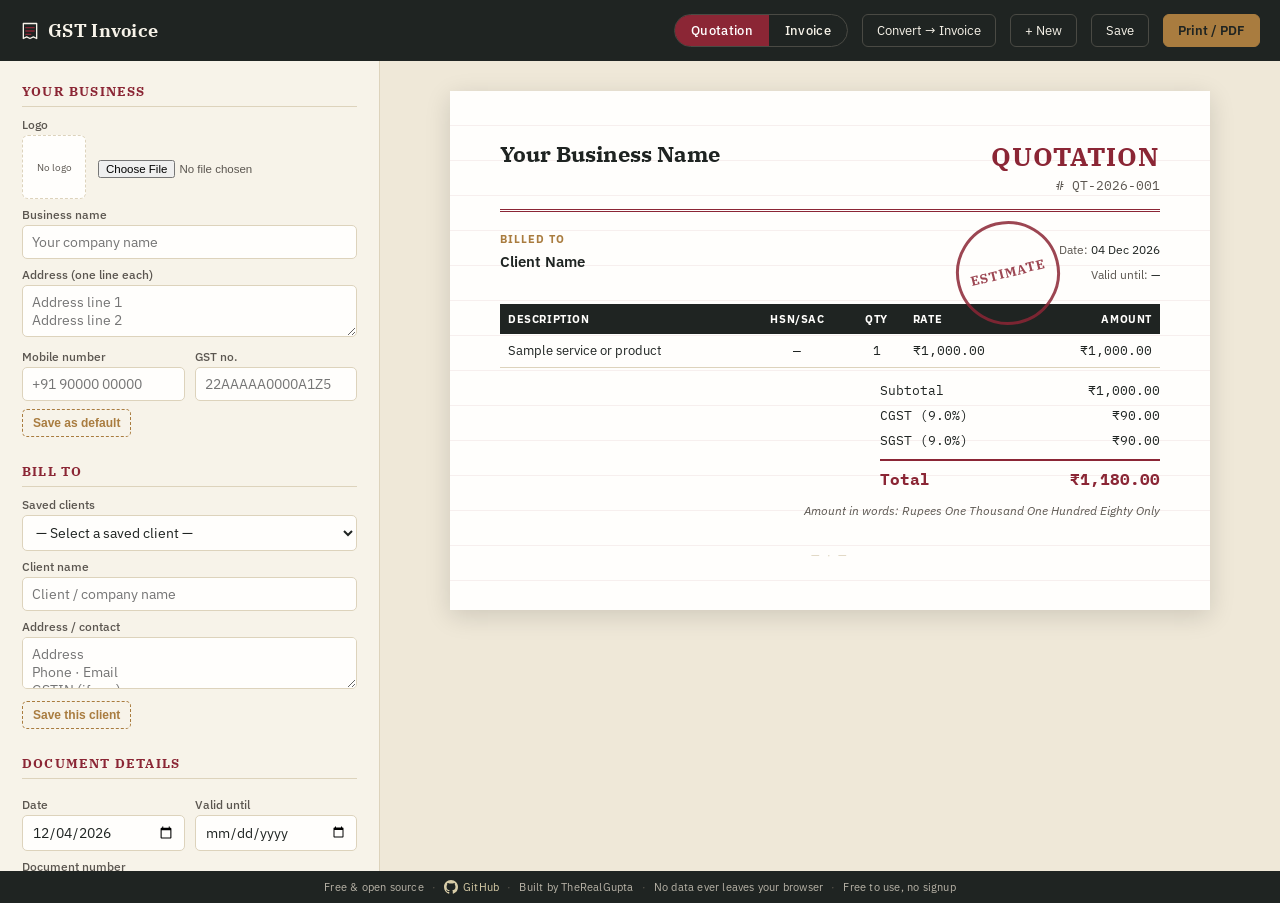
<file: index.html>
<!DOCTYPE html>
<html lang="en">

<head>
  <meta charset="UTF-8">
  <meta name="viewport" content="width=device-width, initial-scale=1.0">
  <title>GST Invoice — Free Quotation &amp; Invoice Maker</title>
  <link rel="icon" type="image/svg+xml" href="favicon.svg">
  <meta name="description"
    content="Free, open-source, and privacy-focused GST invoice and quotation maker. Generate professional PDF invoices and estimates directly in your browser with zero signup, no tracking, and complete offline capability.">
  <meta name="keywords"
    content="gst invoice, quotation maker, invoice maker, free invoice generator, privacy-focused billing, offline invoicing, estimates generator, gst billing tool, indian gst calculator">
  <meta name="author" content="Anup Gupta">
  <meta name="robots" content="index, follow">
  <link rel="canonical" href="https://gst-invoice-india.vercel.app/">

  <!-- Open Graph / Facebook -->
  <meta property="og:type" content="website">
  <meta property="og:url" content="https://gst-invoice-india.vercel.app/">
  <meta property="og:title" content="GST Invoice — Free Quotation &amp; Invoice Maker">
  <meta property="og:description"
    content="A beautiful, privacy-focused billing tool. Generate professional estimates and GST invoices offline in your browser. 100% free with no signup.">
  <meta property="og:image" content="https://gst-invoice-india.vercel.app/og-image.png">

  <!-- Twitter -->
  <meta name="twitter:card" content="summary_large_image">
  <meta name="twitter:url" content="https://gst-invoice-india.vercel.app/">
  <meta name="twitter:title" content="GST Invoice — Free Quotation &amp; Invoice Maker">
  <meta name="twitter:description"
    content="A beautiful, privacy-focused billing tool. Generate professional estimates and GST invoices offline in your browser. 100% free with no signup.">
  <meta name="twitter:image" content="https://gst-invoice-india.vercel.app/og-image.png">

  <!-- Structured Data (JSON-LD) -->
  <script type="application/ld+json">
    {
      "@context": "https://schema.org",
      "@type": "WebApplication",
      "name": "GST Invoice — Quotation & Invoice Maker",
      "alternateName": "GST Invoice Maker",
      "description": "A beautiful, lightweight, privacy-focused, and open-source billing tool. Generate professional estimates and tax invoices directly in your web browser with zero signup, no tracking, and complete offline capability.",
      "url": "https://gst-invoice-india.vercel.app/",
      "applicationCategory": "BusinessApplication",
      "operatingSystem": "All",
      "browserRequirements": "Requires JavaScript. Requires HTML5.",
      "softwareVersion": "1.0.0",
      "screenshot": "https://gst-invoice-india.vercel.app/og-image.png",
      "license": "https://opensource.org/licenses/MIT",
      "author": {
        "@type": "Person",
        "name": "Anup Gupta"
      },
      "offers": {
        "@type": "Offer",
        "price": "0",
        "priceCurrency": "INR"
      }
    }
  </script>

  <link rel="stylesheet" href="css/styles.css">
</head>

<body>
  <div class="app">
    <!-- Top toolbar controls -->
    <header class="topbar">
      <h1 class="brandmark">
        <svg width="20" height="20" viewBox="0 0 24 24" fill="none" aria-hidden="true">
          <path d="M4 3h16v18l-4-2-4 2-4-2-4 2V3z" stroke="#F7F3E9" stroke-width="1.6" stroke-linejoin="round" />
          <path d="M7 8h10M7 12h10M7 16h6" stroke="#8B2635" stroke-width="1.6" stroke-linecap="round" />
        </svg>
        GST Invoice
      </h1>
      <div class="modeToggle">
        <button id="modeQuoteBtn" class="active">Quotation</button>
        <button id="modeInvoiceBtn">Invoice</button>
      </div>
      <button class="topbtn" id="convertBtn">Convert → Invoice</button>
      <button class="topbtn" id="newDocBtn">+ New</button>
      <button class="topbtn" id="saveDocBtn">Save</button>
      <button class="topbtn primary" id="printDocBtn">Print / PDF</button>
    </header>

    <!-- Left panel for user inputs -->
    <aside class="panel" aria-label="Billing Settings">
      <!-- Section: Your Business details -->
      <div class="section">
        <h2>Your business</h2>
        <label for="logoFile">Logo</label>
        <div class="logoRow">
          <div class="logoPreviewBox" id="logoPreviewBox">No logo</div>
          <div>
            <input type="file" id="logoFile" accept="image/*">
            <button class="miniBtn" id="logoRemoveBtn" style="display:none;">Remove logo</button>
          </div>
        </div>
        <label for="coName">Business name</label>
        <input type="text" id="coName" placeholder="Your company name">

        <label for="coMeta">Address (one line each)</label>
        <textarea id="coMeta" placeholder="Address line 1&#10;Address line 2"></textarea>

        <div class="row2">
          <div>
            <label for="coMobile">Mobile number</label>
            <input type="text" id="coMobile" placeholder="+91 90000 00000">
          </div>
          <div>
            <label for="coGSTIN">GST no.</label>
            <input type="text" id="coGSTIN" placeholder="22AAAAA0000A1Z5">
          </div>
        </div>
        <button class="miniBtn" id="saveCompanyBtn">Save as default</button>
      </div>

      <!-- Section: Client details -->
      <div class="section">
        <h2>Bill to</h2>
        <label for="clientSelect">Saved clients</label>
        <select id="clientSelect">
          <option value="">— Select a saved client —</option>
        </select>
        <label for="clName">Client name</label>
        <input type="text" id="clName" placeholder="Client / company name">

        <label for="clMeta">Address / contact</label>
        <textarea id="clMeta" placeholder="Address&#10;Phone · Email&#10;GSTIN (if any)"></textarea>
        <button class="miniBtn" id="saveClientBtn">Save this client</button>
      </div>

      <!-- Section: Document details -->
      <div class="section">
        <h2>Document details</h2>
        <div class="row2">
          <div>
            <label id="dateLabel" for="docDate">Date</label>
            <input type="date" id="docDate">
          </div>
          <div>
            <label id="dueLabel" for="dueDate">Valid until</label>
            <input type="date" id="dueDate">
          </div>
        </div>
        <label for="docNumber">Document number</label>
        <input type="text" id="docNumber">

        <!-- Status Wrap (Invoice only) -->
        <div id="statusWrap" style="display:none;">
          <div class="row2">
            <div>
              <label for="docStatus">Status</label>
              <select id="docStatus">
                <option value="Unpaid">Unpaid</option>
                <option value="Partially Paid">Partially Paid</option>
                <option value="Paid">Paid</option>
              </select>
            </div>
            <div>
              <label for="amountReceived">Amount received</label>
              <input type="number" id="amountReceived" value="0" min="0">
            </div>
          </div>
        </div>
      </div>

      <!-- Section: Line items -->
      <div class="section">
        <h2>Line items</h2>
        <div id="itemsEditor"></div>
        <button class="miniBtn" id="addItemBtn">+ Add item</button>
      </div>

      <!-- Section: Discount & Tax -->
      <div class="section">
        <h2>Discount &amp; tax</h2>
        <div class="row2">
          <div>
            <label for="discountPct">Discount (%)</label>
            <input type="number" id="discountPct" value="0" min="0">
          </div>
          <div>
            <label for="gstPct">GST rate (%)</label>
            <input type="number" id="gstPct" value="18" min="0">
          </div>
        </div>
        <div class="gstToggle">
          <label>
            <input type="radio" name="gstType" value="split" checked>
            CGST + SGST (same state)
          </label>
        </div>
        <div class="gstToggle">
          <label>
            <input type="radio" name="gstType" value="igst">
            IGST (different state)
          </label>
        </div>
      </div>

      <!-- Section: Bank details (Invoice only) -->
      <div class="section" id="bankSection" style="display:none;">
        <h2>Payment details</h2>
        <textarea id="bankInfo" placeholder="Bank name&#10;Account no.&#10;IFSC&#10;UPI ID"></textarea>
      </div>

      <!-- Section: Notes/Terms -->
      <div class="section">
        <h2>Notes / terms</h2>
        <textarea id="notes" placeholder="Thank you note, payment terms, validity conditions..."></textarea>
      </div>

      <!-- Section: Promo Banner -->
      <div class="section">
        <h2>Promo banner (bottom of document)</h2>
        <p class="hint">Fixed 2" strip at the bottom of every quotation &amp; invoice — good for offers, a QR code, or a
          footer ad. Stays the same across all your documents.</p>
        <div class="logoRow">
          <div class="logoPreviewBox wide" id="promoPreviewBox">No banner</div>
          <div>
            <input type="file" id="promoFile" accept="image/*">
            <button class="miniBtn" id="promoRemoveBtn" style="display:none;">Remove banner</button>
          </div>
        </div>
      </div>

      <!-- Section: Saved Documents list -->
      <div class="section">
        <h2>Saved documents</h2>
        <div class="savedList" id="savedList"></div>
      </div>
    </aside>

    <!-- Right panel for sheet preview -->
    <main class="previewWrap">
      <div class="sheet" id="sheet"></div>
    </main>

    <!-- Application Footer -->
    <footer class="appFooter">
      <span>Free &amp; open source</span>
      <span class="dot">·</span>
      <a href="https://github.com/theRealGupta/GST-Invoice" target="_blank" rel="noopener">
        <svg width="14" height="14" viewBox="0 0 16 16" fill="currentColor" aria-hidden="true">
          <path
            d="M8 0C3.58 0 0 3.58 0 8c0 3.54 2.29 6.53 5.47 7.59.4.07.55-.17.55-.38 0-.19-.01-.82-.01-1.49-2.01.37-2.53-.49-2.69-.94-.09-.23-.48-.94-.82-1.13-.28-.15-.68-.52-.01-.53.63-.01 1.08.58 1.23.82.72 1.21 1.87.87 2.33.66.07-.52.28-.87.51-1.07-1.78-.2-3.64-.89-3.64-3.95 0-.87.31-1.59.82-2.15-.08-.2-.36-1.02.08-2.12 0 0 .67-.21 2.2.82.64-.18 1.32-.27 2-.27.68 0 1.36.09 2 .27 1.53-1.04 2.2-.82 2.2-.82.44 1.1.16 1.92.08 2.12.51.56.82 1.27.82 2.15 0 3.07-1.87 3.75-3.65 3.95.29.25.54.73.54 1.48 0 1.07-.01 1.93-.01 2.2 0 .21.15.46.55.38A8.01 8.01 0 0 0 16 8c0-4.42-3.58-8-8-8z" />
        </svg>
        GitHub
      </a>
      <span class="dot">·</span>
      <span>Built by TheRealGupta</span>
      <span class="dot">·</span>
      <span>No data ever leaves your browser</span>
      <span class="dot">·</span>
      <span>Free to use, no signup</span>
    </footer>
  </div>

  <!-- Application script orchestrator loaded as ES Module -->
  <script type="module" src="js/app.js"></script>
</body>

</html>
</file>
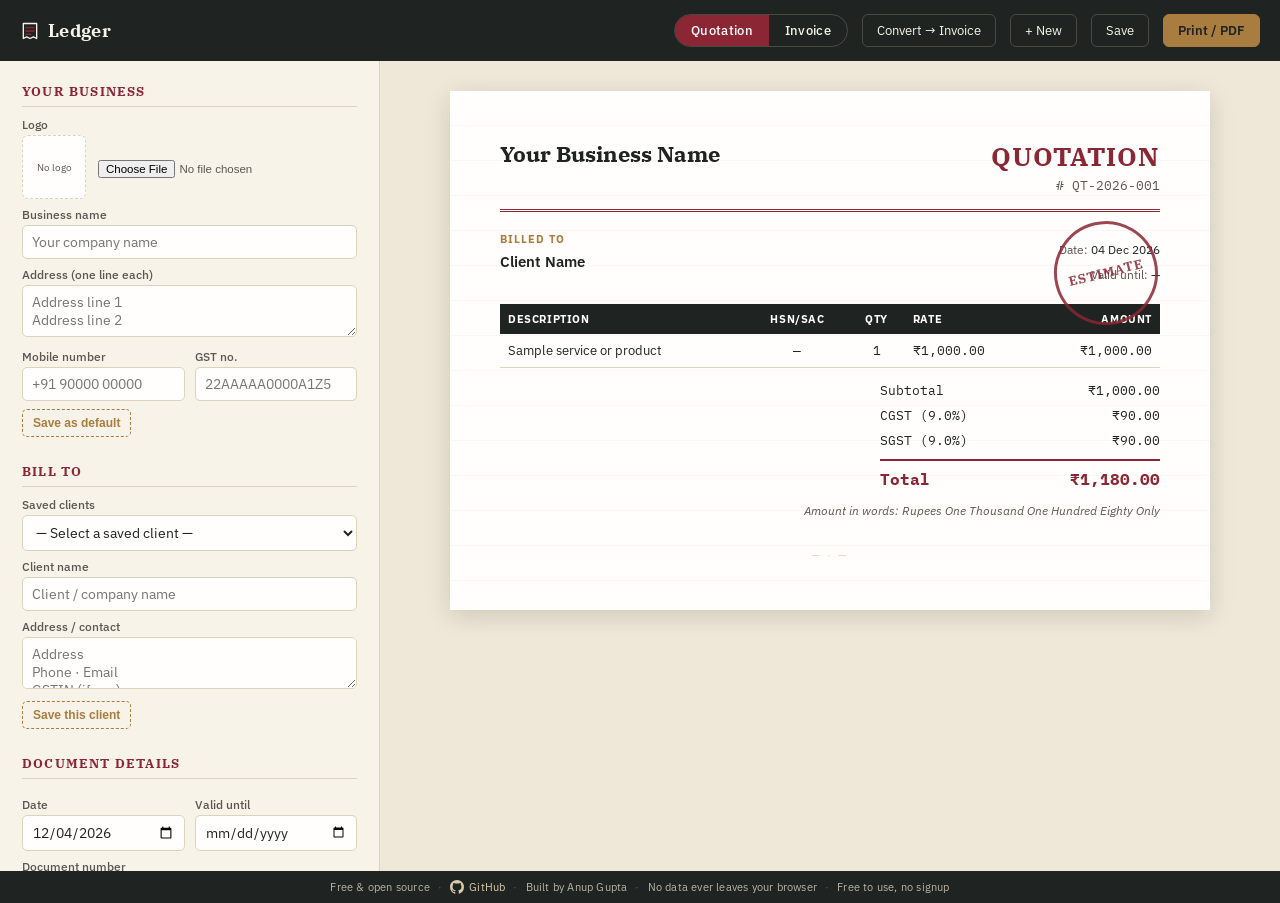
<file: quotation-invoice-maker (3).html>
<!DOCTYPE html>
<html lang="en">

<head>
  <meta charset="UTF-8">
  <meta name="viewport" content="width=device-width, initial-scale=1.0">
  <title>Ledger — Quotation &amp; Invoice Maker</title>
  <style>
    @import url('https://fonts.googleapis.com/css2?family=IBM+Plex+Serif:wght@500;600;700&family=IBM+Plex+Sans:wght@400;500;600&family=IBM+Plex+Mono:wght@400;500;600&display=swap');

    :root {
      --paper: #F7F3E9;
      --paper-dark: #EFE8D8;
      --ink: #1F2422;
      --ink-soft: #5B5650;
      --rule-red: #8B2635;
      --rule-red-soft: #c96a76;
      --brass: #A97C3F;
      --white: #FFFEFC;
      --green: #3F6B4A;
      --border: #DDD3BC;
    }

    * {
      box-sizing: border-box;
    }

    body {
      margin: 0;
      background: var(--paper);
      color: var(--ink);
      font-family: 'IBM Plex Sans', sans-serif;
    }

    .app {
      display: grid;
      grid-template-columns: 380px 1fr;
      grid-template-rows: auto 1fr auto;
      min-height: 100vh;
    }

    @media (max-width:900px) {
      .app {
        grid-template-columns: 1fr;
      }
    }

    /* ---------- Top bar ---------- */
    .topbar {
      grid-column: 1/-1;
      display: flex;
      align-items: center;
      gap: 14px;
      padding: 14px 20px;
      background: var(--ink);
      color: var(--paper);
      flex-wrap: wrap;
    }

    .brandmark {
      font-family: 'IBM Plex Serif', serif;
      font-weight: 700;
      font-size: 18px;
      letter-spacing: .3px;
      margin-right: auto;
      display: flex;
      align-items: center;
      gap: 8px;
    }

    .brandmark svg {
      flex: none;
    }

    .modeToggle {
      display: flex;
      border: 1px solid #4a4a44;
      border-radius: 999px;
      overflow: hidden;
    }

    .modeToggle button {
      background: none;
      border: none;
      color: var(--paper);
      padding: 7px 16px;
      font-family: 'IBM Plex Sans';
      font-size: 13px;
      font-weight: 500;
      cursor: pointer;
      letter-spacing: .3px;
    }

    .modeToggle button.active {
      background: var(--rule-red);
      color: #fff;
    }

    .topbtn {
      background: none;
      border: 1px solid #4a4a44;
      color: var(--paper);
      padding: 7px 14px;
      border-radius: 6px;
      font-size: 13px;
      cursor: pointer;
      font-family: 'IBM Plex Sans';
      display: flex;
      align-items: center;
      gap: 6px;
    }

    .topbtn:hover {
      background: #33322e;
    }

    .topbtn.primary {
      background: var(--brass);
      border-color: var(--brass);
      color: #1F2422;
      font-weight: 600;
    }

    .topbtn.primary:hover {
      filter: brightness(1.08);
    }

    /* ---------- Left panel ---------- */
    .panel {
      padding: 22px 22px 60px;
      overflow-y: auto;
      max-height: calc(100vh - 90px);
      border-right: 1px solid var(--border);
    }

    .panel::-webkit-scrollbar {
      width: 8px;
    }

    .panel::-webkit-scrollbar-thumb {
      background: var(--border);
      border-radius: 4px;
    }

    .section {
      margin-bottom: 26px;
    }

    .section h3 {
      font-family: 'IBM Plex Serif', serif;
      font-size: 13px;
      text-transform: uppercase;
      letter-spacing: 1.2px;
      color: var(--rule-red);
      margin: 0 0 10px;
      border-bottom: 1px solid var(--border);
      padding-bottom: 6px;
    }

    label {
      display: block;
      font-size: 11.5px;
      color: var(--ink-soft);
      margin: 8px 0 3px;
      font-weight: 500;
    }

    input[type=text],
    input[type=number],
    input[type=date],
    textarea,
    select {
      width: 100%;
      padding: 7px 9px;
      border: 1px solid var(--border);
      border-radius: 5px;
      background: var(--white);
      font-family: 'IBM Plex Sans';
      font-size: 13.5px;
      color: var(--ink);
    }

    textarea {
      resize: vertical;
      min-height: 50px;
      font-family: 'IBM Plex Sans';
    }

    .row2 {
      display: grid;
      grid-template-columns: 1fr 1fr;
      gap: 10px;
    }

    .miniBtn {
      background: none;
      border: 1px dashed var(--brass);
      color: var(--brass);
      padding: 6px 10px;
      border-radius: 5px;
      font-size: 12px;
      cursor: pointer;
      margin-top: 8px;
      font-weight: 600;
    }

    .miniBtn:hover {
      background: #fbf0dd;
    }

    .item-row {
      border: 1px solid var(--border);
      border-radius: 6px;
      padding: 10px;
      margin-bottom: 8px;
      background: var(--white);
      position: relative;
    }

    .item-row .remove {
      position: absolute;
      top: 6px;
      right: 8px;
      background: none;
      border: none;
      color: var(--rule-red-soft);
      cursor: pointer;
      font-size: 15px;
    }

    .item-row .remove:hover {
      color: var(--rule-red);
    }

    .item-grid {
      display: grid;
      grid-template-columns: 2fr 1fr;
      gap: 8px;
    }

    .item-grid3 {
      display: grid;
      grid-template-columns: 1fr 1fr 1fr;
      gap: 8px;
      margin-top: 6px;
    }

    .gstToggle {
      display: flex;
      gap: 8px;
      margin-top: 6px;
    }

    .gstToggle label {
      display: flex;
      align-items: center;
      gap: 5px;
      font-size: 12px;
      color: var(--ink);
      font-weight: 400;
      margin: 0;
    }

    .savedList {
      display: flex;
      flex-direction: column;
      gap: 6px;
      max-height: 180px;
      overflow-y: auto;
    }

    .savedItem {
      display: flex;
      justify-content: space-between;
      align-items: center;
      padding: 7px 9px;
      border: 1px solid var(--border);
      border-radius: 5px;
      background: var(--white);
      font-size: 12px;
      cursor: pointer;
    }

    .savedItem:hover {
      border-color: var(--brass);
    }

    .savedItem .del {
      color: var(--rule-red-soft);
      cursor: pointer;
      font-size: 13px;
    }

    .savedItem .del:hover {
      color: var(--rule-red);
    }

    .empty-note {
      font-size: 12px;
      color: var(--ink-soft);
      font-style: italic;
    }

    .hint {
      font-size: 11.5px;
      color: var(--ink-soft);
      margin: 0 0 8px;
      line-height: 1.5;
    }

    .logoRow {
      display: flex;
      gap: 12px;
      align-items: center;
      margin-bottom: 4px;
    }

    .logoPreviewBox {
      width: 64px;
      height: 64px;
      border: 1px dashed var(--border);
      border-radius: 6px;
      background: var(--white);
      display: flex;
      align-items: center;
      justify-content: center;
      font-size: 10px;
      color: var(--ink-soft);
      overflow: hidden;
      flex: none;
    }

    .logoPreviewBox img {
      width: 100%;
      height: 100%;
      object-fit: contain;
    }

    .logoPreviewBox.wide {
      width: 120px;
      height: 44px;
    }

    input[type=file] {
      font-size: 11.5px;
      color: var(--ink-soft);
      width: 100%;
    }

    /* ---------- Document preview ---------- */
    .previewWrap {
      padding: 30px;
      display: flex;
      justify-content: center;
      align-items: flex-start;
      background: var(--paper-dark);
      overflow-y: auto;
      max-height: calc(100vh - 90px);
    }

    .sheet {
      width: 100%;
      max-width: 760px;
      background: var(--white);
      box-shadow: 0 6px 24px rgba(0, 0, 0, 0.14);
      padding: 48px 50px;
      position: relative;
      font-family: 'IBM Plex Sans';
      color: var(--ink);
      background-image: repeating-linear-gradient(transparent, transparent 34px, rgba(139, 38, 53, 0.07) 35px);
    }

    .sheet-head {
      display: flex;
      justify-content: space-between;
      align-items: flex-start;
      border-bottom: 3px double var(--rule-red);
      padding-bottom: 16px;
      margin-bottom: 20px;
    }

    .sheet-head .coBlock {
      display: flex;
      gap: 14px;
      align-items: flex-start;
    }

    .sheet-head .co-logo {
      width: 56px;
      height: 56px;
      object-fit: contain;
      flex: none;
    }

    .co-name {
      font-family: 'IBM Plex Serif', serif;
      font-weight: 700;
      font-size: 22px;
      color: var(--ink);
    }

    .co-meta {
      font-size: 11.5px;
      color: var(--ink-soft);
      margin-top: 4px;
      line-height: 1.5;
      white-space: pre-line;
    }

    .doc-title {
      font-family: 'IBM Plex Serif', serif;
      font-weight: 700;
      font-size: 26px;
      letter-spacing: 1px;
      text-align: right;
      color: var(--rule-red);
    }

    .doc-num {
      font-family: 'IBM Plex Mono', monospace;
      font-size: 12.5px;
      color: var(--ink-soft);
      text-align: right;
      margin-top: 4px;
    }

    .stamp {
      position: absolute;
      top: 130px;
      right: 52px;
      width: 104px;
      height: 104px;
      border: 3px solid var(--rule-red);
      border-radius: 50%;
      color: var(--rule-red);
      display: flex;
      align-items: center;
      justify-content: center;
      text-align: center;
      font-family: 'IBM Plex Serif', serif;
      font-weight: 700;
      font-size: 13px;
      letter-spacing: 1px;
      transform: rotate(-14deg);
      opacity: .85;
      text-transform: uppercase;
      line-height: 1.3;
      pointer-events: none;
    }

    .stamp.paid {
      border-color: var(--green);
      color: var(--green);
    }

    .parties {
      display: grid;
      grid-template-columns: 1fr 1fr;
      gap: 20px;
      margin-bottom: 22px;
    }

    .parties h4 {
      font-size: 10.5px;
      text-transform: uppercase;
      letter-spacing: 1px;
      color: var(--brass);
      margin: 0 0 6px;
    }

    .parties .name {
      font-weight: 600;
      font-size: 14.5px;
      margin-bottom: 2px;
    }

    .parties .meta {
      font-size: 12px;
      color: var(--ink-soft);
      white-space: pre-line;
      line-height: 1.5;
    }

    .datebox {
      margin-top: 10px;
      font-size: 12px;
    }

    .datebox span {
      color: var(--ink-soft);
    }

    table.items {
      width: 100%;
      border-collapse: collapse;
      margin-bottom: 6px;
    }

    table.items th {
      font-size: 10.5px;
      text-transform: uppercase;
      letter-spacing: .6px;
      color: var(--white);
      background: var(--ink);
      text-align: left;
      padding: 8px 8px;
    }

    table.items th:last-child,
    table.items td:last-child {
      text-align: right;
    }

    table.items th:nth-child(2),
    table.items td:nth-child(2) {
      text-align: center;
    }

    table.items th:nth-child(3),
    table.items td:nth-child(3) {
      text-align: center;
    }

    table.items td {
      padding: 8px 8px;
      border-bottom: 1px solid var(--border);
      font-size: 13px;
      font-family: 'IBM Plex Mono', monospace;
    }

    table.items td:first-child {
      font-family: 'IBM Plex Sans';
    }

    .totals {
      margin-left: auto;
      width: 280px;
      margin-top: 10px;
    }

    .totals .tline {
      display: flex;
      justify-content: space-between;
      padding: 4px 0;
      font-size: 13px;
      font-family: 'IBM Plex Mono', monospace;
    }

    .totals .tline.grand {
      border-top: 2px solid var(--rule-red);
      margin-top: 6px;
      padding-top: 8px;
      font-size: 16px;
      font-weight: 700;
      color: var(--rule-red);
    }

    .amountWords {
      margin-top: 10px;
      font-size: 11.5px;
      color: var(--ink-soft);
      font-style: italic;
      text-align: right;
    }

    .notesBlock {
      margin-top: 26px;
      font-size: 12px;
      color: var(--ink-soft);
      border-top: 1px dashed var(--border);
      padding-top: 14px;
      white-space: pre-line;
      line-height: 1.6;
    }

    .bankBlock {
      margin-top: 16px;
      font-size: 11.5px;
      color: var(--ink-soft);
      white-space: pre-line;
    }

    .bankBlock h4 {
      font-size: 10.5px;
      text-transform: uppercase;
      letter-spacing: 1px;
      color: var(--brass);
      margin: 0 0 4px;
    }

    .footRule {
      margin-top: 30px;
      text-align: center;
      font-size: 10.5px;
      color: var(--border);
      letter-spacing: 2px;
    }

    .promoBanner {
      height: 2in;
      margin-top: 22px;
      border-top: 1px dashed var(--border);
      padding-top: 10px;
      display: flex;
      align-items: center;
      justify-content: center;
      overflow: hidden;
    }

    .promoBanner img {
      max-width: 100%;
      max-height: 100%;
      object-fit: contain;
    }

    @media print {
      body * {
        visibility: hidden;
      }

      .sheet,
      .sheet * {
        visibility: visible;
      }

      .sheet {
        position: absolute;
        top: 0;
        left: 0;
        box-shadow: none;
        width: 100%;
        max-width: 100%;
        margin: 0;
      }

      @page {
        margin: 14mm;
      }
    }

    .appFooter {
      grid-column: 1/-1;
      display: flex;
      flex-wrap: wrap;
      align-items: center;
      justify-content: center;
      gap: 8px;
      padding: 9px 16px;
      background: var(--ink);
      color: #B9B4A8;
      font-size: 11px;
      letter-spacing: .2px;
    }

    .appFooter a {
      color: #D8CDA8;
      text-decoration: none;
      display: inline-flex;
      align-items: center;
      gap: 5px;
    }

    .appFooter a:hover {
      color: #fff;
    }

    .appFooter .dot {
      color: #5c584f;
    }
  </style>
</head>

<body>
  <div class="app">
    <div class="topbar">
      <div class="brandmark">
        <svg width="20" height="20" viewBox="0 0 24 24" fill="none">
          <path d="M4 3h16v18l-4-2-4 2-4-2-4 2V3z" stroke="#F7F3E9" stroke-width="1.6" stroke-linejoin="round" />
          <path d="M7 8h10M7 12h10M7 16h6" stroke="#8B2635" stroke-width="1.6" stroke-linecap="round" />
        </svg>
        Ledger
      </div>
      <div class="modeToggle">
        <button id="modeQuoteBtn" class="active" onclick="setMode('quotation')">Quotation</button>
        <button id="modeInvoiceBtn" onclick="setMode('invoice')">Invoice</button>
      </div>
      <button class="topbtn" id="convertBtn" onclick="convertToInvoice()">Convert → Invoice</button>
      <button class="topbtn" onclick="newDoc()">+ New</button>
      <button class="topbtn" onclick="saveDoc()">Save</button>
      <button class="topbtn primary" onclick="window.print()">Print / PDF</button>
    </div>

    <div class="panel">
      <div class="section">
        <h3>Your business</h3>
        <label>Logo</label>
        <div class="logoRow">
          <div class="logoPreviewBox" id="logoPreviewBox">No logo</div>
          <div>
            <input type="file" id="logoFile" accept="image/*" onchange="handleLogoUpload(event)">
            <button class="miniBtn" id="logoRemoveBtn" style="display:none;" onclick="removeLogo()">Remove logo</button>
          </div>
        </div>
        <label>Business name</label>
        <input type="text" id="coName" oninput="render()" placeholder="Your company name">
        <label>Address (one line each)</label>
        <textarea id="coMeta" oninput="render()" placeholder="Address line 1&#10;Address line 2"></textarea>
        <div class="row2">
          <div>
            <label>Mobile number</label>
            <input type="text" id="coMobile" oninput="render()" placeholder="+91 90000 00000">
          </div>
          <div>
            <label>GST no.</label>
            <input type="text" id="coGSTIN" oninput="render()" placeholder="22AAAAA0000A1Z5">
          </div>
        </div>
        <button class="miniBtn" onclick="saveCompany()">Save as default</button>
      </div>

      <div class="section">
        <h3>Bill to</h3>
        <label>Saved clients</label>
        <select id="clientSelect" onchange="selectClient(this.value)">
          <option value="">— Select a saved client —</option>
        </select>
        <label>Client name</label>
        <input type="text" id="clName" oninput="render()" placeholder="Client / company name">
        <label>Address / contact</label>
        <textarea id="clMeta" oninput="render()" placeholder="Address&#10;Phone · Email&#10;GSTIN (if any)"></textarea>
        <button class="miniBtn" onclick="saveClient()">Save this client</button>
      </div>

      <div class="section">
        <h3>Document details</h3>
        <div class="row2">
          <div>
            <label id="dateLabel">Date</label>
            <input type="date" id="docDate" oninput="render()">
          </div>
          <div>
            <label id="dueLabel">Valid until</label>
            <input type="date" id="dueDate" oninput="render()">
          </div>
        </div>
        <label>Document number</label>
        <input type="text" id="docNumber" oninput="render()">
        <div id="statusWrap" style="display:none;">
          <div class="row2">
            <div>
              <label>Status</label>
              <select id="docStatus" onchange="render()">
                <option value="Unpaid">Unpaid</option>
                <option value="Partially Paid">Partially Paid</option>
                <option value="Paid">Paid</option>
              </select>
            </div>
            <div>
              <label>Amount received</label>
              <input type="number" id="amountReceived" value="0" min="0" oninput="render()">
            </div>
          </div>
        </div>
      </div>

      <div class="section">
        <h3>Line items</h3>
        <div id="itemsEditor"></div>
        <button class="miniBtn" onclick="addItem()">+ Add item</button>
      </div>

      <div class="section">
        <h3>Discount &amp; tax</h3>
        <div class="row2">
          <div>
            <label>Discount (%)</label>
            <input type="number" id="discountPct" value="0" min="0" oninput="render()">
          </div>
          <div>
            <label>GST rate (%)</label>
            <input type="number" id="gstPct" value="18" min="0" oninput="render()">
          </div>
        </div>
        <div class="gstToggle">
          <label><input type="radio" name="gstType" value="split" checked onchange="render()"> CGST + SGST (same
            state)</label>
        </div>
        <div class="gstToggle">
          <label><input type="radio" name="gstType" value="igst" onchange="render()"> IGST (different state)</label>
        </div>
      </div>

      <div class="section" id="bankSection" style="display:none;">
        <h3>Payment details</h3>
        <textarea id="bankInfo" oninput="render()"
          placeholder="Bank name&#10;Account no.&#10;IFSC&#10;UPI ID"></textarea>
      </div>

      <div class="section">
        <h3>Notes / terms</h3>
        <textarea id="notes" oninput="render()"
          placeholder="Thank you note, payment terms, validity conditions..."></textarea>
      </div>

      <div class="section">
        <h3>Promo banner (bottom of document)</h3>
        <p class="hint">Fixed 2" strip at the bottom of every quotation &amp; invoice — good for offers, a QR code, or a
          footer ad. Stays the same across all your documents.</p>
        <div class="logoRow">
          <div class="logoPreviewBox wide" id="promoPreviewBox">No banner</div>
          <div>
            <input type="file" id="promoFile" accept="image/*" onchange="handlePromoUpload(event)">
            <button class="miniBtn" id="promoRemoveBtn" style="display:none;" onclick="removePromo()">Remove
              banner</button>
          </div>
        </div>
      </div>

      <div class="section">
        <h3>Saved documents</h3>
        <div class="savedList" id="savedList"></div>
      </div>
    </div>

    <div class="previewWrap">
      <div class="sheet" id="sheet"></div>
    </div>

    <div class="appFooter">
      <span>Free &amp; open source</span>
      <span class="dot">·</span>
      <a href="https://github.com/theRealGupta/GST-Invoice" target="_blank" rel="noopener">
        <svg width="14" height="14" viewBox="0 0 16 16" fill="currentColor">
          <path
            d="M8 0C3.58 0 0 3.58 0 8c0 3.54 2.29 6.53 5.47 7.59.4.07.55-.17.55-.38 0-.19-.01-.82-.01-1.49-2.01.37-2.53-.49-2.69-.94-.09-.23-.48-.94-.82-1.13-.28-.15-.68-.52-.01-.53.63-.01 1.08.58 1.23.82.72 1.21 1.87.87 2.33.66.07-.52.28-.87.51-1.07-1.78-.2-3.64-.89-3.64-3.95 0-.87.31-1.59.82-2.15-.08-.2-.36-1.02.08-2.12 0 0 .67-.21 2.2.82.64-.18 1.32-.27 2-.27.68 0 1.36.09 2 .27 1.53-1.04 2.2-.82 2.2-.82.44 1.1.16 1.92.08 2.12.51.56.82 1.27.82 2.15 0 3.07-1.87 3.75-3.65 3.95.29.25.54.73.54 1.48 0 1.07-.01 1.93-.01 2.2 0 .21.15.46.55.38A8.01 8.01 0 0 0 16 8c0-4.42-3.58-8-8-8z" />
        </svg>
        GitHub
      </a>
      <span class="dot">·</span>
      <span>Built by Anup Gupta</span>
      <span class="dot">·</span>
      <span>No data ever leaves your browser</span>
      <span class="dot">·</span>
      <span>Free to use, no signup</span>
    </div>
  </div>

  <script>
    let mode = 'quotation';
    let items = [];
    let currentId = null;
    let logoData = null;
    let promoData = null;

    function uid() { return 'd' + Date.now() + Math.random().toString(36).slice(2, 7); }
    function money(n) { return '₹' + (Math.round((n || 0) * 100) / 100).toLocaleString('en-IN', { minimumFractionDigits: 2, maximumFractionDigits: 2 }); }
    function todayStr() { return new Date().toISOString().slice(0, 10); }

    function addItem(desc, qty, rate, hsn) {
      items.push({ id: uid(), desc: desc || '', qty: qty !== undefined ? qty : 1, rate: rate !== undefined ? rate : 0, hsn: hsn || '' });
      renderItemsEditor(); render();
    }
    function removeItem(id) { items = items.filter(i => i.id !== id); renderItemsEditor(); render(); }
    function updateItem(id, field, val) {
      const it = items.find(i => i.id === id); if (!it) return;
      it[field] = (field === 'desc' || field === 'hsn') ? val : parseFloat(val) || 0;
      render();
    }

    function renderItemsEditor() {
      const wrap = document.getElementById('itemsEditor');
      wrap.innerHTML = '';
      items.forEach(it => {
        const row = document.createElement('div');
        row.className = 'item-row';
        row.innerHTML = `
      <button class="remove" onclick="removeItem('${it.id}')">✕</button>
      <div class="item-grid">
        <div><label style="margin-top:0;">Description</label>
        <input type="text" value="${escapeAttr(it.desc)}" oninput="updateItem('${it.id}','desc',this.value)"></div>
      </div>
      <div class="item-grid3">
        <div><label style="margin-top:0;">Qty</label>
        <input type="number" value="${it.qty}" oninput="updateItem('${it.id}','qty',this.value)"></div>
        <div><label style="margin-top:0;">Rate</label>
        <input type="number" value="${it.rate}" oninput="updateItem('${it.id}','rate',this.value)"></div>
        <div><label style="margin-top:0;">HSN/SAC</label>
        <input type="text" value="${escapeAttr(it.hsn || '')}" oninput="updateItem('${it.id}','hsn',this.value)"></div>
      </div>`;
        wrap.appendChild(row);
      });
    }
    function escapeAttr(s) { return (s || '').replace(/"/g, '&quot;'); }
    function escapeHtml(s) { return (s || '').replace(/&/g, '&amp;').replace(/</g, '&lt;').replace(/>/g, '&gt;'); }

    function setMode(m) {
      mode = m;
      document.getElementById('modeQuoteBtn').classList.toggle('active', m === 'quotation');
      document.getElementById('modeInvoiceBtn').classList.toggle('active', m === 'invoice');
      document.getElementById('dueLabel').textContent = m === 'invoice' ? 'Due date' : 'Valid until';
      document.getElementById('statusWrap').style.display = m === 'invoice' ? 'block' : 'none';
      document.getElementById('bankSection').style.display = m === 'invoice' ? 'block' : 'none';
      document.getElementById('convertBtn').style.display = m === 'quotation' ? 'flex' : 'none';
      if (!document.getElementById('docNumber').dataset.manual) {
        prefillNumber();
      }
      render();
    }

    async function prefillNumber() {
      let counters = { quotation: 0, invoice: 0 };
      try {
        const r = await window.storage.get('doc-counter');
        if (r) counters = JSON.parse(r.value);
      } catch (e) { }
      const n = (counters[mode] || 0) + 1;
      const prefix = mode === 'invoice' ? 'INV' : 'QT';
      const yr = new Date().getFullYear();
      document.getElementById('docNumber').value = `${prefix}-${yr}-${String(n).padStart(3, '0')}`;
    }

    function calcTotals() {
      const sub = items.reduce((s, i) => s + (i.qty * i.rate), 0);
      const discPct = parseFloat(document.getElementById('discountPct').value) || 0;
      const discAmt = sub * discPct / 100;
      const afterDisc = sub - discAmt;
      const gstPct = parseFloat(document.getElementById('gstPct').value) || 0;
      const gstType = document.querySelector('input[name=gstType]:checked').value;
      const gstAmt = afterDisc * gstPct / 100;
      const grand = afterDisc + gstAmt;
      return { sub, discPct, discAmt, afterDisc, gstPct, gstType, gstAmt, grand };
    }

    function render() {
      const t = calcTotals();
      const coName = document.getElementById('coName').value || 'Your Business Name';
      let coMeta = document.getElementById('coMeta').value;
      const coMobile = document.getElementById('coMobile').value;
      const coGSTIN = document.getElementById('coGSTIN').value;
      if (coMobile) coMeta += (coMeta ? '\n' : '') + 'Mobile: ' + coMobile;
      if (coGSTIN) coMeta += (coMeta ? '\n' : '') + 'GSTIN: ' + coGSTIN;
      const clName = document.getElementById('clName').value || 'Client Name';
      const clMeta = document.getElementById('clMeta').value;
      const docDate = document.getElementById('docDate').value || todayStr();
      const dueDate = document.getElementById('dueDate').value;
      const docNumber = document.getElementById('docNumber').value;
      const notes = document.getElementById('notes').value;
      const bankInfo = document.getElementById('bankInfo').value;
      const status = document.getElementById('docStatus').value;
      const received = mode === 'invoice' ? (parseFloat(document.getElementById('amountReceived').value) || 0) : 0;
      const balance = t.grand - received;
      const title = mode === 'invoice' ? 'INVOICE' : 'QUOTATION';
      const dueLabel = mode === 'invoice' ? 'Due' : 'Valid until';

      let gstRows = '';
      if (t.gstPct > 0) {
        if (t.gstType === 'split') {
          gstRows = `
        <div class="tline"><span>CGST (${(t.gstPct / 2).toFixed(1)}%)</span><span>${money(t.gstAmt / 2)}</span></div>
        <div class="tline"><span>SGST (${(t.gstPct / 2).toFixed(1)}%)</span><span>${money(t.gstAmt / 2)}</span></div>`;
        } else {
          gstRows = `<div class="tline"><span>IGST (${t.gstPct}%)</span><span>${money(t.gstAmt)}</span></div>`;
        }
      }

      const stampClass = (mode === 'invoice' && status === 'Paid') ? 'stamp paid' : 'stamp';
      const stampText = mode === 'invoice' ? status.toUpperCase() : 'ESTIMATE';

      document.getElementById('sheet').innerHTML = `
    <div class="sheet-head">
      <div class="coBlock">
        ${logoData ? `<img class="co-logo" src="${logoData}">` : ''}
        <div>
          <div class="co-name">${escapeHtml(coName)}</div>
          <div class="co-meta">${escapeHtml(coMeta)}</div>
        </div>
      </div>
      <div>
        <div class="doc-title">${title}</div>
        <div class="doc-num"># ${escapeHtml(docNumber)}</div>
      </div>
    </div>
    <div class="${stampClass}">${stampText}</div>
    <div class="parties">
      <div>
        <h4>Billed to</h4>
        <div class="name">${escapeHtml(clName)}</div>
        <div class="meta">${escapeHtml(clMeta)}</div>
      </div>
      <div style="text-align:right;">
        <div class="datebox"><span>Date: </span>${formatDate(docDate)}</div>
        <div class="datebox"><span>${dueLabel}: </span>${dueDate ? formatDate(dueDate) : '—'}</div>
      </div>
    </div>
    <table class="items">
      <thead><tr><th>Description</th><th>HSN/SAC</th><th>Qty</th><th>Rate</th><th>Amount</th></tr></thead>
      <tbody>
        ${items.map(i => `<tr><td>${escapeHtml(i.desc) || '—'}</td><td style="text-align:center;">${escapeHtml(i.hsn) || '—'}</td><td>${i.qty}</td><td>${money(i.rate)}</td><td>${money(i.qty * i.rate)}</td></tr>`).join('') || '<tr><td colspan="5" style="color:#999;">No items added yet</td></tr>'}
      </tbody>
    </table>
    <div class="totals">
      <div class="tline"><span>Subtotal</span><span>${money(t.sub)}</span></div>
      ${t.discPct > 0 ? `<div class="tline"><span>Discount (${t.discPct}%)</span><span>-${money(t.discAmt)}</span></div>` : ''}
      ${gstRows}
      <div class="tline grand"><span>Total</span><span>${money(t.grand)}</span></div>
      ${mode === 'invoice' && received > 0 ? `<div class="tline"><span>Amount received</span><span>-${money(received)}</span></div>
      <div class="tline" style="font-weight:600;"><span>Balance due</span><span>${money(balance)}</span></div>` : ''}
    </div>
    <div class="amountWords">Amount in words: ${numberToWords(Math.round(t.grand))}</div>
    ${mode === 'invoice' && bankInfo ? `<div class="bankBlock"><h4>Payment details</h4>${escapeHtml(bankInfo)}</div>` : ''}
    ${notes ? `<div class="notesBlock">${escapeHtml(notes)}</div>` : ''}
    <div class="footRule">— · —</div>
    ${promoData ? `<div class="promoBanner"><img src="${promoData}"></div>` : ''}
  `;
    }

    const ONES = ['', 'One', 'Two', 'Three', 'Four', 'Five', 'Six', 'Seven', 'Eight', 'Nine', 'Ten', 'Eleven', 'Twelve', 'Thirteen', 'Fourteen', 'Fifteen', 'Sixteen', 'Seventeen', 'Eighteen', 'Nineteen'];
    const TENS = ['', '', 'Twenty', 'Thirty', 'Forty', 'Fifty', 'Sixty', 'Seventy', 'Eighty', 'Ninety'];
    function twoDigits(n) {
      if (n < 20) return ONES[n];
      return TENS[Math.floor(n / 10)] + (n % 10 ? ' ' + ONES[n % 10] : '');
    }
    function threeDigits(n) {
      if (n < 100) return twoDigits(n);
      return ONES[Math.floor(n / 100)] + ' Hundred' + (n % 100 ? ' ' + twoDigits(n % 100) : '');
    }
    function numberToWords(n) {
      n = Math.round(n);
      if (n === 0) return 'Rupees Zero Only';
      if (n < 0) return '';
      const crore = Math.floor(n / 10000000); n %= 10000000;
      const lakh = Math.floor(n / 100000); n %= 100000;
      const thousand = Math.floor(n / 1000); n %= 1000;
      const rest = n;
      let parts = [];
      if (crore) parts.push(threeDigits(crore) + ' Crore');
      if (lakh) parts.push(threeDigits(lakh) + ' Lakh');
      if (thousand) parts.push(threeDigits(thousand) + ' Thousand');
      if (rest) parts.push(threeDigits(rest));
      return 'Rupees ' + parts.join(' ') + ' Only';
    }

    function formatDate(d) {
      if (!d) return '—';
      const dt = new Date(d + 'T00:00:00');
      return dt.toLocaleDateString('en-IN', { day: '2-digit', month: 'short', year: 'numeric' });
    }

    function newDoc() {
      currentId = null;
      items = [];
      document.getElementById('clName').value = '';
      document.getElementById('clMeta').value = '';
      document.getElementById('clientSelect').value = '';
      document.getElementById('docDate').value = todayStr();
      document.getElementById('dueDate').value = '';
      document.getElementById('discountPct').value = 0;
      document.getElementById('notes').value = '';
      document.getElementById('docStatus').value = 'Unpaid';
      document.getElementById('amountReceived').value = 0;
      document.getElementById('docNumber').dataset.manual = '';
      addItem('', 1, 0);
      prefillNumber();
      render();
    }

    function readFileAsDataURL(file) {
      return new Promise((resolve, reject) => {
        const r = new FileReader();
        r.onload = () => resolve(r.result);
        r.onerror = reject;
        r.readAsDataURL(file);
      });
    }

    async function handleLogoUpload(ev) {
      const file = ev.target.files[0]; if (!file) return;
      try {
        logoData = await readFileAsDataURL(file);
        updateLogoPreview();
        await saveCompany();
        render();
      } catch (e) { console.error(e); }
    }
    async function removeLogo() {
      logoData = null;
      updateLogoPreview();
      await saveCompany();
      render();
    }
    function updateLogoPreview() {
      const box = document.getElementById('logoPreviewBox');
      const btn = document.getElementById('logoRemoveBtn');
      if (logoData) { box.innerHTML = `<img src="${logoData}">`; btn.style.display = 'inline-block'; }
      else { box.innerHTML = 'No logo'; btn.style.display = 'none'; }
    }

    async function handlePromoUpload(ev) {
      const file = ev.target.files[0]; if (!file) return;
      try {
        promoData = await readFileAsDataURL(file);
        updatePromoPreview();
        await window.storage.set('promo-banner', promoData);
        render();
      } catch (e) { console.error(e); }
    }
    async function removePromo() {
      promoData = null;
      updatePromoPreview();
      try { await window.storage.delete('promo-banner'); } catch (e) { }
      render();
    }
    function updatePromoPreview() {
      const box = document.getElementById('promoPreviewBox');
      const btn = document.getElementById('promoRemoveBtn');
      if (promoData) { box.innerHTML = `<img src="${promoData}">`; btn.style.display = 'inline-block'; }
      else { box.innerHTML = 'No banner'; btn.style.display = 'none'; }
    }

    async function convertToInvoice() {
      currentId = null;
      document.getElementById('docNumber').dataset.manual = '';
      setMode('invoice');
      document.getElementById('docDate').value = todayStr();
      document.getElementById('dueDate').value = '';
      document.getElementById('docStatus').value = 'Unpaid';
      document.getElementById('amountReceived').value = 0;
      await prefillNumber();
      render();
    }

    async function saveClient() {
      const name = document.getElementById('clName').value.trim();
      if (!name) return;
      const meta = document.getElementById('clMeta').value;
      let list = [];
      try { const r = await window.storage.get('clients'); if (r) list = JSON.parse(r.value); } catch (e) { }
      const existing = list.find(c => c.name === name);
      if (existing) { existing.meta = meta; }
      else { list.push({ id: uid(), name, meta }); }
      try {
        await window.storage.set('clients', JSON.stringify(list));
        await loadClients();
      } catch (e) { console.error(e); }
    }

    async function loadClients() {
      let list = [];
      try { const r = await window.storage.get('clients'); if (r) list = JSON.parse(r.value); } catch (e) { }
      const sel = document.getElementById('clientSelect');
      const current = sel.value;
      sel.innerHTML = '<option value="">— Select a saved client —</option>' +
        list.map(c => `<option value="${escapeAttr(c.id)}">${escapeHtml(c.name)}</option>`).join('');
      sel.dataset.clients = JSON.stringify(list);
      sel.value = current;
    }

    function selectClient(id) {
      if (!id) return;
      const sel = document.getElementById('clientSelect');
      let list = [];
      try { list = JSON.parse(sel.dataset.clients || '[]'); } catch (e) { }
      const c = list.find(x => x.id === id);
      if (!c) return;
      document.getElementById('clName').value = c.name;
      document.getElementById('clMeta').value = c.meta;
      render();
    }

    async function saveCompany() {
      const profile = {
        name: document.getElementById('coName').value,
        meta: document.getElementById('coMeta').value,
        mobile: document.getElementById('coMobile').value,
        gstin: document.getElementById('coGSTIN').value,
        bank: document.getElementById('bankInfo').value,
        logo: logoData
      };
      try {
        await window.storage.set('company-profile', JSON.stringify(profile));
      } catch (e) { console.error(e); }
    }
    async function loadCompany() {
      try {
        const r = await window.storage.get('company-profile');
        if (r) {
          const p = JSON.parse(r.value);
          document.getElementById('coName').value = p.name || '';
          document.getElementById('coMeta').value = p.meta || '';
          document.getElementById('coMobile').value = p.mobile || '';
          document.getElementById('coGSTIN').value = p.gstin || '';
          document.getElementById('bankInfo').value = p.bank || '';
          logoData = p.logo || null;
          updateLogoPreview();
        }
      } catch (e) { }
      try {
        const r2 = await window.storage.get('promo-banner');
        if (r2) { promoData = r2.value; updatePromoPreview(); }
      } catch (e) { }
    }

    async function saveDoc() {
      const t = calcTotals();
      const id = currentId || uid();
      const doc = {
        id, mode,
        coName: document.getElementById('coName').value,
        coMeta: document.getElementById('coMeta').value,
        clName: document.getElementById('clName').value,
        clMeta: document.getElementById('clMeta').value,
        docDate: document.getElementById('docDate').value,
        dueDate: document.getElementById('dueDate').value,
        docNumber: document.getElementById('docNumber').value,
        notes: document.getElementById('notes').value,
        bankInfo: document.getElementById('bankInfo').value,
        status: document.getElementById('docStatus').value,
        amountReceived: document.getElementById('amountReceived').value,
        discountPct: document.getElementById('discountPct').value,
        gstPct: document.getElementById('gstPct').value,
        gstType: document.querySelector('input[name=gstType]:checked').value,
        items, grand: t.grand, savedAt: Date.now()
      };
      currentId = id;
      try {
        await window.storage.set('doc:' + id, JSON.stringify(doc));
        let idx = [];
        try { const r = await window.storage.get('doc-index'); if (r) idx = JSON.parse(r.value); } catch (e) { }
        idx = idx.filter(x => x.id !== id);
        idx.unshift({ id, mode, docNumber: doc.docNumber, clName: doc.clName, grand: doc.grand, savedAt: doc.savedAt });
        await window.storage.set('doc-index', JSON.stringify(idx));

        if (!document.getElementById('docNumber').dataset.manual) {
          let counters = { quotation: 0, invoice: 0 };
          try { const r2 = await window.storage.get('doc-counter'); if (r2) counters = JSON.parse(r2.value); } catch (e) { }
          counters[mode] = (counters[mode] || 0) + 1;
          await window.storage.set('doc-counter', JSON.stringify(counters));
        }
        await renderSavedList();
      } catch (e) { console.error('save failed', e); }
    }

    async function loadDoc(id) {
      try {
        const r = await window.storage.get('doc:' + id);
        if (!r) return;
        const d = JSON.parse(r.value);
        currentId = d.id;
        mode = d.mode;
        setMode(d.mode);
        document.getElementById('coName').value = d.coName || '';
        document.getElementById('coMeta').value = d.coMeta || '';
        document.getElementById('clName').value = d.clName || '';
        document.getElementById('clMeta').value = d.clMeta || '';
        document.getElementById('docDate').value = d.docDate || '';
        document.getElementById('dueDate').value = d.dueDate || '';
        document.getElementById('docNumber').value = d.docNumber || '';
        document.getElementById('docNumber').dataset.manual = '1';
        document.getElementById('notes').value = d.notes || '';
        document.getElementById('bankInfo').value = d.bankInfo || '';
        document.getElementById('docStatus').value = d.status || 'Unpaid';
        document.getElementById('amountReceived').value = d.amountReceived || 0;
        document.getElementById('discountPct').value = d.discountPct || 0;
        document.getElementById('gstPct').value = d.gstPct || 0;
        document.querySelector(`input[name=gstType][value="${d.gstType || 'split'}"]`).checked = true;
        items = d.items || [];
        renderItemsEditor();
        render();
      } catch (e) { console.error(e); }
    }

    async function deleteDoc(id, ev) {
      ev.stopPropagation();
      try {
        let idx = [];
        const r = await window.storage.get('doc-index');
        if (r) idx = JSON.parse(r.value);
        idx = idx.filter(x => x.id !== id);
        await window.storage.set('doc-index', JSON.stringify(idx));
        await window.storage.delete('doc:' + id);
        await renderSavedList();
      } catch (e) { console.error(e); }
    }

    async function renderSavedList() {
      const wrap = document.getElementById('savedList');
      let idx = [];
      try { const r = await window.storage.get('doc-index'); if (r) idx = JSON.parse(r.value); } catch (e) { }
      if (idx.length === 0) { wrap.innerHTML = '<div class="empty-note">Nothing saved yet.</div>'; return; }
      wrap.innerHTML = idx.map(x => `
    <div class="savedItem" onclick="loadDoc('${x.id}')">
      <span>${x.mode === 'invoice' ? '📄' : '📝'} ${escapeHtml(x.docNumber || '')} — ${escapeHtml(x.clName || 'Untitled')} · ${money(x.grand)}</span>
      <span class="del" onclick="deleteDoc('${x.id}', event)">✕</span>
    </div>`).join('');
    }

    document.getElementById('docNumber').addEventListener('input', function () { this.dataset.manual = '1'; });

    (async function init() {
      await loadCompany();
      await loadClients();
      document.getElementById('docDate').value = todayStr();
      addItem('Sample service or product', 1, 1000);
      await prefillNumber();
      await renderSavedList();
      render();
    })();
  </script>
</body>

</html>
</file>
<file: css/styles.css>
@import url('https://fonts.googleapis.com/css2?family=IBM+Plex+Serif:wght@500;600;700&family=IBM+Plex+Sans:wght@400;500;600&family=IBM+Plex+Mono:wght@400;500;600&display=swap');

:root {
  --paper: #F7F3E9;
  --paper-dark: #EFE8D8;
  --ink: #1F2422;
  --ink-soft: #5B5650;
  --rule-red: #8B2635;
  --rule-red-soft: #c96a76;
  --brass: #A97C3F;
  --white: #FFFEFC;
  --green: #3F6B4A;
  --border: #DDD3BC;
}

* {
  box-sizing: border-box;
}

body {
  margin: 0;
  background: var(--paper);
  color: var(--ink);
  font-family: 'IBM Plex Sans', sans-serif;
}

.app {
  display: grid;
  grid-template-columns: 380px 1fr;
  grid-template-rows: auto 1fr auto;
  min-height: 100vh;
}

@media (max-width: 900px) {
  .app {
    grid-template-columns: 1fr;
  }
}

/* ---------- Top bar ---------- */
.topbar {
  grid-column: 1 / -1;
  display: flex;
  align-items: center;
  gap: 14px;
  padding: 14px 20px;
  background: var(--ink);
  color: var(--paper);
  flex-wrap: wrap;
}

.brandmark {
  font-family: 'IBM Plex Serif', serif;
  font-weight: 700;
  font-size: 18px;
  letter-spacing: .3px;
  margin: 0;
  margin-right: auto;
  display: flex;
  align-items: center;
  gap: 8px;
}

.brandmark svg {
  flex: none;
}

.modeToggle {
  display: flex;
  border: 1px solid #4a4a44;
  border-radius: 999px;
  overflow: hidden;
}

.modeToggle button {
  background: none;
  border: none;
  color: var(--paper);
  padding: 7px 16px;
  font-family: 'IBM Plex Sans', sans-serif;
  font-size: 13px;
  font-weight: 500;
  cursor: pointer;
  letter-spacing: .3px;
}

.modeToggle button.active {
  background: var(--rule-red);
  color: #fff;
}

.topbtn {
  background: none;
  border: 1px solid #4a4a44;
  color: var(--paper);
  padding: 7px 14px;
  border-radius: 6px;
  font-size: 13px;
  cursor: pointer;
  font-family: 'IBM Plex Sans', sans-serif;
  display: flex;
  align-items: center;
  gap: 6px;
}

.topbtn:hover {
  background: #33322e;
}

.topbtn.primary {
  background: var(--brass);
  border-color: var(--brass);
  color: #1F2422;
  font-weight: 600;
}

.topbtn.primary:hover {
  filter: brightness(1.08);
}

/* ---------- Left panel ---------- */
.panel {
  padding: 22px 22px 60px;
  overflow-y: auto;
  max-height: calc(100vh - 90px);
  border-right: 1px solid var(--border);
}

.panel::-webkit-scrollbar {
  width: 8px;
}

.panel::-webkit-scrollbar-thumb {
  background: var(--border);
  border-radius: 4px;
}

.section {
  margin-bottom: 26px;
}

.section h2 {
  font-family: 'IBM Plex Serif', serif;
  font-size: 13px;
  text-transform: uppercase;
  letter-spacing: 1.2px;
  color: var(--rule-red);
  margin: 0 0 10px;
  border-bottom: 1px solid var(--border);
  padding-bottom: 6px;
}

label {
  display: block;
  font-size: 11.5px;
  color: var(--ink-soft);
  margin: 8px 0 3px;
  font-weight: 500;
}

input[type=text],
input[type=number],
input[type=date],
textarea,
select {
  width: 100%;
  padding: 7px 9px;
  border: 1px solid var(--border);
  border-radius: 5px;
  background: var(--white);
  font-family: 'IBM Plex Sans', sans-serif;
  font-size: 13.5px;
  color: var(--ink);
}

textarea {
  resize: vertical;
  min-height: 50px;
  font-family: 'IBM Plex Sans', sans-serif;
}

.row2 {
  display: grid;
  grid-template-columns: 1fr 1fr;
  gap: 10px;
}

.miniBtn {
  background: none;
  border: 1px dashed var(--brass);
  color: var(--brass);
  padding: 6px 10px;
  border-radius: 5px;
  font-size: 12px;
  cursor: pointer;
  margin-top: 8px;
  font-weight: 600;
}

.miniBtn:hover {
  background: #fbf0dd;
}

.item-row {
  border: 1px solid var(--border);
  border-radius: 6px;
  padding: 10px;
  margin-bottom: 8px;
  background: var(--white);
  position: relative;
}

.item-row .remove {
  position: absolute;
  top: 6px;
  right: 8px;
  background: none;
  border: none;
  color: var(--rule-red-soft);
  cursor: pointer;
  font-size: 15px;
}

.item-row .remove:hover {
  color: var(--rule-red);
}

.item-grid {
  display: grid;
  grid-template-columns: 2fr 1fr;
  gap: 8px;
}

.item-grid3 {
  display: grid;
  grid-template-columns: 1fr 1fr 1fr;
  gap: 8px;
  margin-top: 6px;
}

.gstToggle {
  display: flex;
  gap: 8px;
  margin-top: 6px;
}

.gstToggle label {
  display: flex;
  align-items: center;
  gap: 5px;
  font-size: 12px;
  color: var(--ink);
  font-weight: 400;
  margin: 0;
}

.savedList {
  display: flex;
  flex-direction: column;
  gap: 6px;
  max-height: 180px;
  overflow-y: auto;
}

.savedItem {
  display: flex;
  justify-content: space-between;
  align-items: center;
  padding: 7px 9px;
  border: 1px solid var(--border);
  border-radius: 5px;
  background: var(--white);
  font-size: 12px;
  cursor: pointer;
}

.savedItem:hover {
  border-color: var(--brass);
}

.savedItem .del {
  color: var(--rule-red-soft);
  cursor: pointer;
  font-size: 13px;
}

.savedItem .del:hover {
  color: var(--rule-red);
}

.empty-note {
  font-size: 12px;
  color: var(--ink-soft);
  font-style: italic;
}

.hint {
  font-size: 11.5px;
  color: var(--ink-soft);
  margin: 0 0 8px;
  line-height: 1.5;
}

.logoRow {
  display: flex;
  gap: 12px;
  align-items: center;
  margin-bottom: 4px;
}

.logoPreviewBox {
  width: 64px;
  height: 64px;
  border: 1px dashed var(--border);
  border-radius: 6px;
  background: var(--white);
  display: flex;
  align-items: center;
  justify-content: center;
  font-size: 10px;
  color: var(--ink-soft);
  overflow: hidden;
  flex: none;
}

.logoPreviewBox img {
  width: 100%;
  height: 100%;
  object-fit: contain;
}

.logoPreviewBox.wide {
  width: 120px;
  height: 44px;
}

input[type=file] {
  font-size: 11.5px;
  color: var(--ink-soft);
  width: 100%;
}

/* ---------- Document preview ---------- */
.previewWrap {
  padding: 30px;
  display: flex;
  justify-content: center;
  align-items: flex-start;
  background: var(--paper-dark);
  overflow-y: auto;
  max-height: calc(100vh - 90px);
}

.sheet {
  width: 100%;
  max-width: 760px;
  background: var(--white);
  box-shadow: 0 6px 24px rgba(0, 0, 0, 0.14);
  padding: 48px 50px;
  position: relative;
  font-family: 'IBM Plex Sans', sans-serif;
  color: var(--ink);
  background-image: url("data:image/svg+xml,%3Csvg xmlns='http://www.w3.org/2000/svg' width='1' height='35'%3E%3Crect y='34' width='1' height='1' fill='rgba(139,38,53,0.07)'/%3E%3C/svg%3E");
}

.sheet-head {
  display: flex;
  justify-content: space-between;
  align-items: flex-start;
  border-bottom: 3px double var(--rule-red);
  padding-bottom: 16px;
  margin-bottom: 20px;
}

.sheet-head .coBlock {
  display: flex;
  gap: 14px;
  align-items: flex-start;
}

.sheet-head .co-logo {
  width: 56px;
  height: 56px;
  object-fit: contain;
  flex: none;
}

.co-name {
  font-family: 'IBM Plex Serif', serif;
  font-weight: 700;
  font-size: 22px;
  color: var(--ink);
}

.co-meta {
  font-size: 11.5px;
  color: var(--ink-soft);
  margin-top: 4px;
  line-height: 1.5;
  white-space: pre-line;
}

.doc-title {
  font-family: 'IBM Plex Serif', serif;
  font-weight: 700;
  font-size: 26px;
  letter-spacing: 1px;
  text-align: right;
  color: var(--rule-red);
}

.doc-num {
  font-family: 'IBM Plex Mono', monospace;
  font-size: 12.5px;
  color: var(--ink-soft);
  text-align: right;
  margin-top: 4px;
}

.stamp {
  position: absolute;
  top: 130px;
  right: 150px;
  width: 104px;
  height: 104px;
  border: 3px solid var(--rule-red);
  border-radius: 50%;
  color: var(--rule-red);
  display: flex;
  align-items: center;
  justify-content: center;
  text-align: center;
  font-family: 'IBM Plex Serif', serif;
  font-weight: 700;
  font-size: 13px;
  letter-spacing: 1px;
  transform: rotate(-14deg);
  opacity: .85;
  text-transform: uppercase;
  line-height: 1.3;
  pointer-events: none;
}

.stamp.paid {
  border-color: var(--green);
  color: var(--green);
}

.parties {
  display: grid;
  grid-template-columns: 1fr 1fr;
  gap: 20px;
  margin-bottom: 22px;
}

.parties h4 {
  font-size: 10.5px;
  text-transform: uppercase;
  letter-spacing: 1px;
  color: var(--brass);
  margin: 0 0 6px;
}

.parties .name {
  font-weight: 600;
  font-size: 14.5px;
  margin-bottom: 2px;
}

.parties .meta {
  font-size: 12px;
  color: var(--ink-soft);
  white-space: pre-line;
  line-height: 1.5;
}

.datebox {
  margin-top: 10px;
  font-size: 12px;
}

.datebox span {
  color: var(--ink-soft);
}

table.items {
  width: 100%;
  border-collapse: collapse;
  margin-bottom: 6px;
}

table.items th {
  font-size: 10.5px;
  text-transform: uppercase;
  letter-spacing: .6px;
  color: var(--white);
  background: var(--ink);
  text-align: left;
  padding: 8px 8px;
}

table.items th:last-child,
table.items td:last-child {
  text-align: right;
}

table.items th:nth-child(2),
table.items td:nth-child(2) {
  text-align: center;
}

table.items th:nth-child(3),
table.items td:nth-child(3) {
  text-align: center;
}

table.items td {
  padding: 8px 8px;
  border-bottom: 1px solid var(--border);
  font-size: 13px;
  font-family: 'IBM Plex Mono', monospace;
}

table.items td:first-child {
  font-family: 'IBM Plex Sans', sans-serif;
}

.totals {
  margin-left: auto;
  width: 280px;
  margin-top: 10px;
}

.totals .tline {
  display: flex;
  justify-content: space-between;
  padding: 4px 0;
  font-size: 13px;
  font-family: 'IBM Plex Mono', monospace;
}

.totals .tline.grand {
  border-top: 2px solid var(--rule-red);
  margin-top: 6px;
  padding-top: 8px;
  font-size: 16px;
  font-weight: 700;
  color: var(--rule-red);
}

.amountWords {
  margin-top: 10px;
  font-size: 11.5px;
  color: var(--ink-soft);
  font-style: italic;
  text-align: right;
}

.notesBlock {
  margin-top: 26px;
  font-size: 12px;
  color: var(--ink-soft);
  border-top: 1px dashed var(--border);
  padding-top: 14px;
  white-space: pre-line;
  line-height: 1.6;
}

.bankBlock {
  margin-top: 16px;
  font-size: 11.5px;
  color: var(--ink-soft);
  white-space: pre-line;
}

.bankBlock h4 {
  font-size: 10.5px;
  text-transform: uppercase;
  letter-spacing: 1px;
  color: var(--brass);
  margin: 0 0 4px;
}

.footRule {
  margin-top: 30px;
  text-align: center;
  font-size: 10.5px;
  color: var(--border);
  letter-spacing: 2px;
}

.promoBanner {
  height: 2in;
  margin-top: 22px;
  border-top: 1px dashed var(--border);
  padding-top: 10px;
  display: flex;
  align-items: center;
  justify-content: center;
  overflow: hidden;
}

.promoBanner img {
  max-width: 100%;
  max-height: 100%;
  object-fit: contain;
}

@media print {

  /* Collapse non-printed sidebar, toolbar, and footer layout sections to 0 height */
  .topbar,
  .panel,
  .appFooter {
    display: none !important;
  }

  /* Normalize container styles for print pagination */
  body {
    background: #fff !important;
  }

  .app {
    display: block !important;
    min-height: 0 !important;
    background: none !important;
  }

  .previewWrap {
    display: block !important;
    padding: 0 !important;
    background: none !important;
    max-height: none !important;
    overflow: visible !important;
  }

  .sheet {
    box-shadow: none !important;
    margin: 0 !important;
    padding: 16mm 20mm !important;
    /* Print margin safety padding */
    width: 100% !important;
    max-width: 100% !important;
    min-height: 100vh !important;
    /* Forces sheet to occupy full page height so ruled lines repeat to the bottom */
    -webkit-print-color-adjust: exact !important;
    /* Force print of background gradients */
    print-color-adjust: exact !important;
    /* Force print of background gradients */
  }

  @page {
    margin: 0;
    /* Hides browser URL, date, title, and page numbering headers/footers */
  }
}

.appFooter {
  grid-column: 1 / -1;
  display: flex;
  flex-wrap: wrap;
  align-items: center;
  justify-content: center;
  gap: 8px;
  padding: 9px 16px;
  background: var(--ink);
  color: #B9B4A8;
  font-size: 11px;
  letter-spacing: .2px;
}

.appFooter a {
  color: #D8CDA8;
  text-decoration: none;
  display: inline-flex;
  align-items: center;
  gap: 5px;
}

.appFooter a:hover {
  color: #fff;
}

.appFooter .dot {
  color: #5c584f;
}
</file>
